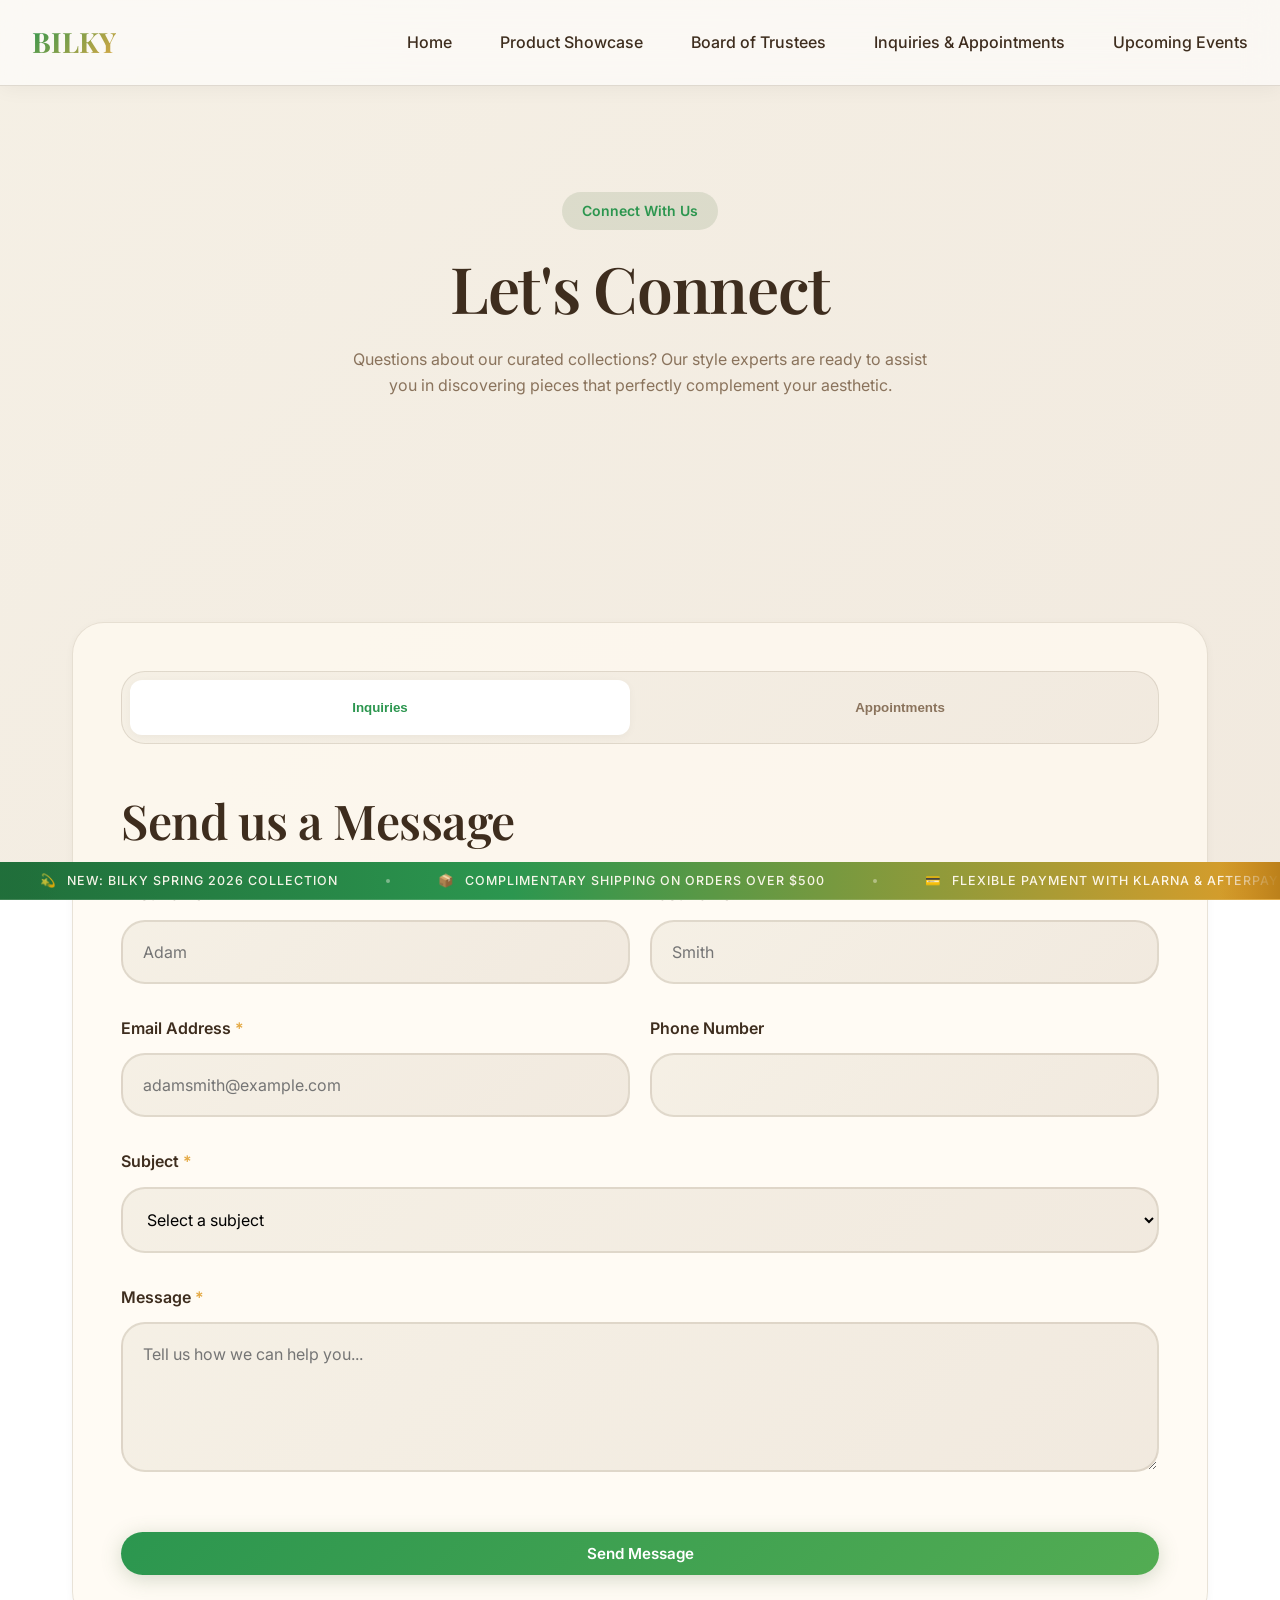
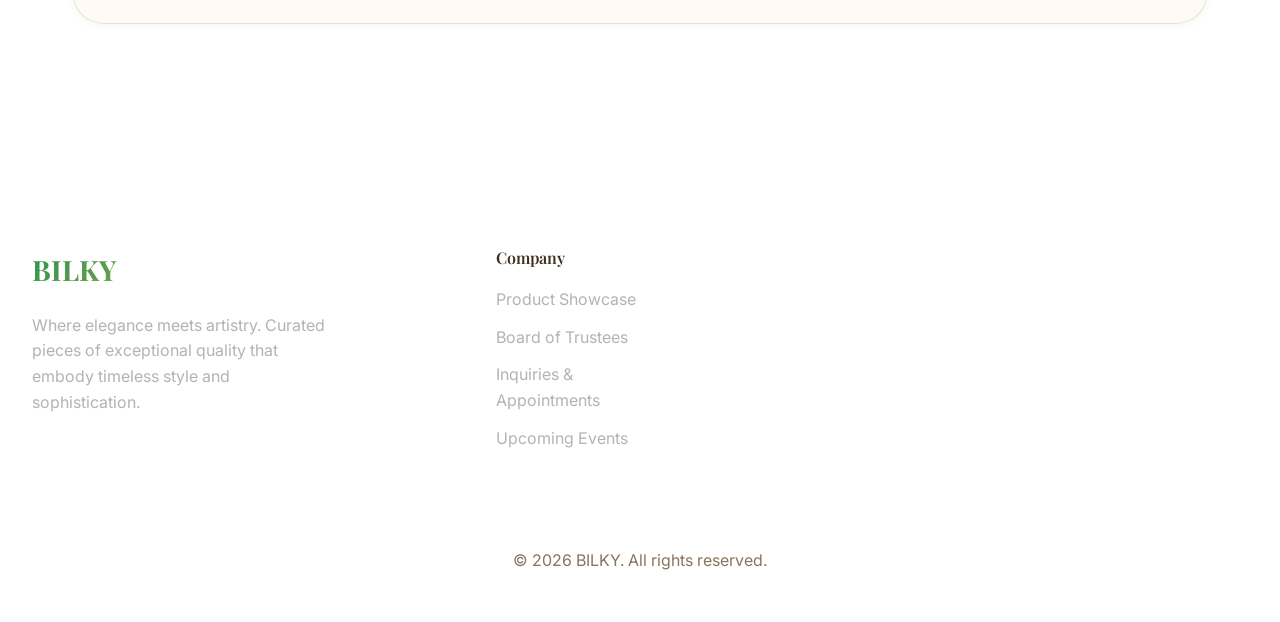
<file: pages/contact.html>
<!DOCTYPE html>
<html lang="en">

<head>
    <meta charset="UTF-8">
    <meta name="viewport" content="width=device-width, initial-scale=1.0">
    <meta name="description" content="Connect with BILKY - Schedule a consultation or share your feedback">
    <title>Contact Us - BILKY</title>
    <link rel="stylesheet" href="../styles/styles.css">
    <style>
        .contact-hero {
            padding: var(--space-3xl) var(--space-lg);
            background: linear-gradient(135deg, var(--color-primary-light), var(--color-bg));
            text-align: center;
        }

        .contact-container {
            max-width: 1200px;
            margin: 0 auto;
            padding: var(--space-3xl) var(--space-lg);
        }

        .contact-info {
            display: flex;
            flex-direction: column;
            gap: var(--space-xl);
        }

        .contact-info h2 {
            margin-bottom: var(--space-md);
        }

        .contact-info p {
            font-size: 1.125rem;
            line-height: 1.8;
        }

        .info-card {
            background: var(--color-surface);
            padding: var(--space-xl);
            border-radius: var(--radius-lg);
            border: 1px solid var(--color-border);
            transition: all var(--transition-base);
        }

        .info-card:hover {
            box-shadow: var(--shadow-lg);
            transform: translateY(-4px);
        }

        .info-card-icon {
            font-size: 2rem;
            margin-bottom: var(--space-md);
        }

        .info-card h3 {
            font-size: 1.25rem;
            margin-bottom: var(--space-sm);
            color: var(--color-text);
        }

        .info-card p {
            font-size: 1rem;
            color: var(--color-text-light);
            margin: 0;
        }

        .info-card a {
            color: var(--color-primary);
            text-decoration: none;
            transition: color var(--transition-fast);
        }

        .info-card a:hover {
            color: var(--color-accent);
        }

        .contact-form-section {
            background: var(--color-surface);
            padding: var(--space-xl);
            border-radius: var(--radius-lg);
            border: 1px solid var(--color-border);
            box-shadow: var(--shadow-sm);
        }

        .booking-tabs {
            display: flex;
            gap: var(--space-md);
            margin-bottom: var(--space-xl);
            background: var(--color-bg);
            padding: var(--space-xs);
            border-radius: var(--radius-md);
            border: 1px solid var(--color-border);
        }

        .tab-btn {
            flex: 1;
            padding: var(--space-md);
            border: none;
            background: transparent;
            color: var(--color-text-light);
            font-weight: 600;
            border-radius: var(--radius-sm);
            cursor: pointer;
            transition: all var(--transition-base);
        }

        .tab-btn.active {
            background: white;
            color: var(--color-primary);
            box-shadow: var(--shadow-sm);
        }

        .tab-content {
            display: none;
            animation: fadeIn 0.4s ease;
        }

        .tab-content.active {
            display: block;
        }

        @keyframes fadeIn {
            from {
                opacity: 0;
                transform: translateY(10px);
            }

            to {
                opacity: 1;
                transform: translateY(0);
            }
        }

        .contact-form-section h2 {
            margin-bottom: var(--space-lg);
        }

        .form-group {
            margin-bottom: var(--space-lg);
        }

        .form-group label {
            display: block;
            font-weight: 600;
            margin-bottom: var(--space-sm);
            color: var(--color-text);
        }

        .form-group .required {
            color: var(--color-accent);
        }

        .form-group input,
        .form-group textarea,
        .form-group select {
            width: 100%;
            padding: var(--space-md);
            border: 2px solid var(--color-border);
            border-radius: var(--radius-md);
            font-family: var(--font-body);
            font-size: 1rem;
            transition: all var(--transition-fast);
            background: var(--color-bg);
        }

        .form-group input:focus,
        .form-group textarea:focus,
        .form-group select:focus {
            outline: none;
            border-color: var(--color-primary);
            background: var(--color-surface);
            box-shadow: 0 0 0 3px rgba(168, 85, 247, 0.1);
        }

        .form-group textarea {
            min-height: 150px;
            resize: vertical;
        }

        .form-group input.error,
        .form-group textarea.error,
        .form-group select.error {
            border-color: var(--color-accent);
        }

        .error-message {
            color: var(--color-accent);
            font-size: 0.875rem;
            margin-top: var(--space-xs);
            display: none;
        }

        .error-message.show {
            display: block;
        }

        .form-row {
            display: grid;
            grid-template-columns: 1fr 1fr;
            gap: var(--space-md);
        }

        .submit-btn {
            width: 100%;
            margin-top: var(--space-md);
        }

        .business-hours {
            background: linear-gradient(135deg, var(--color-primary), var(--color-accent));
            color: white;
            padding: var(--space-xl);
            border-radius: var(--radius-lg);
        }

        .business-hours h3 {
            color: white;
            margin-bottom: var(--space-md);
        }

        .hours-list {
            list-style: none;
            display: flex;
            flex-direction: column;
            gap: var(--space-sm);
        }

        .hours-list li {
            display: flex;
            justify-content: space-between;
            padding: var(--space-xs) 0;
            border-bottom: 1px solid rgba(255, 255, 255, 0.2);
        }

        .hours-list li:last-child {
            border-bottom: none;
        }

        .social-connect {
            margin-top: var(--space-xl);
        }

        .social-connect h3 {
            margin-bottom: var(--space-md);
        }

        .social-icons {
            display: flex;
            gap: var(--space-md);
        }

        .social-icon {
            width: 50px;
            height: 50px;
            border-radius: 50%;
            background: var(--color-primary-light);
            display: flex;
            align-items: center;
            justify-content: center;
            font-size: 1.5rem;
            text-decoration: none;
            transition: all var(--transition-base);
        }

        .social-icon:hover {
            background: var(--color-primary);
            color: white;
            transform: translateY(-4px);
            box-shadow: var(--shadow-md);
        }

        .success-message {
            background: linear-gradient(135deg, #10b981, #059669);
            color: white;
            padding: var(--space-lg);
            border-radius: var(--radius-md);
            margin-bottom: var(--space-lg);
            display: none;
            animation: slideInDown 0.4s ease;
        }

        .success-message.show {
            display: block;
        }

        .success-message h3 {
            color: white;
            margin-bottom: var(--space-xs);
        }

        @media (max-width: 768px) {
            .contact-container {
                grid-template-columns: 1fr;
                gap: var(--space-xl);
            }

            .form-row {
                grid-template-columns: 1fr;
            }

            .contact-form-section {
                order: -1;
            }
        }
    </style>
</head>

<body>
    <!-- Animated Promo Badge -->
    <div class="promo-marquee-bar">
        <div class="marquee-track">
            <span class="marquee-item"><span>💫</span> New: BILKY Spring 2026 Collection</span>
            <span class="marquee-sep"></span>
            <span class="marquee-item"><span>📦</span> Complimentary Shipping on Orders Over $500</span>
            <span class="marquee-sep"></span>
            <span class="marquee-item"><span>💳</span> Flexible Payment with Klarna & Afterpay</span>
            <span class="marquee-sep"></span>
            <span class="marquee-item"><span>✨</span> Book Your Personal Styling Session</span>
            <span class="marquee-sep"></span>
            <span class="marquee-item"><span>🎁</span> Complimentary Gift Wrapping on All Orders</span>
            <span class="marquee-sep"></span>
            <span class="marquee-item"><span>💫</span> New: BILKY Spring 2026 Collection</span>
            <span class="marquee-sep"></span>
            <span class="marquee-item"><span>📦</span> Complimentary Shipping on Orders Over $500</span>
            <span class="marquee-sep"></span>
            <span class="marquee-item"><span>💳</span> Flexible Payment with Klarna & Afterpay</span>
            <span class="marquee-sep"></span>
            <span class="marquee-item"><span>✨</span> Book Your Personal Styling Session</span>
            <span class="marquee-sep"></span>
            <span class="marquee-item"><span>🎁</span> Complimentary Gift Wrapping on All Orders</span>
            <span class="marquee-sep"></span>
        </div>
    </div>

    <!-- Navigation -->
    <nav class="navbar" id="navbar">
        <div class="navbar-container">
            <a href="../index.html" class="logo">BILKY</a>

            <ul class="nav-links">
                <li><a href="../index.html">Home</a></li>
                <li><a href="products.html">Product Showcase</a></li>
                <li><a href="trustees.html">Board of Trustees</a></li>
                <li><a href="contact.html">Inquiries & Appointments</a></li>
                <li><a href="events.html">Upcoming Events</a></li>
            </ul>
        </div>
    </nav>

    <!-- Hero -->
    <section class="contact-hero">
        <div class="container">
            <span class="hero-badge">Connect With Us</span>
            <h1>Let's Connect</h1>
            <p style="max-width: 600px; margin: var(--space-md) auto 0;">Questions about our curated collections? Our style experts are ready to assist you in discovering pieces that perfectly complement your aesthetic.</p>
        </div>
    </section>

    <!-- Contact Section -->
    <div class="contact-container">
        <div class="contact-form-section">
            <div class="booking-tabs">
                <button class="tab-btn active" data-tab="inquiry">Inquiries</button>
                <button class="tab-btn" data-tab="appointment">Appointments</button>
            </div>

            <!-- Inquiry Form -->
            <form id="contactForm" class="tab-content active" novalidate>
                <h2>Send us a Message</h2>
                <div class="form-row">
                    <div class="form-group">
                        <label for="firstName">First Name <span class="required">*</span></label>
                        <input type="text" id="firstName" name="firstName" required placeholder="Adam">
                        <span class="error-message" id="firstNameError">Please enter your first name</span>
                    </div>

                    <div class="form-group">
                        <label for="lastName">Last Name <span class="required">*</span></label>
                        <input type="text" id="lastName" name="lastName" required placeholder="Smith">
                        <span class="error-message" id="lastNameError">Please enter your last name</span>
                    </div>
                </div>

                <div class="form-row">
                    <div class="form-group">
                        <label for="email">Email Address <span class="required">*</span></label>
                        <input type="email" id="email" name="email" required placeholder="adamsmith@example.com">
                        <span class="error-message" id="emailError">Please enter a valid email address</span>
                    </div>

                    <div class="form-group">
                        <label for="phone">Phone Number</label>
                        <input type="tel" id="phone" name="phone">
                    </div>
                </div>

                <div class="form-group">
                    <label for="subject">Subject <span class="required">*</span></label>
                    <select id="subject" name="subject" required>
                        <option value="">Select a subject</option>
                        <option value="general">General Inquiry</option>
                        <option value="product">Product Question</option>
                        <option value="order">Order Status</option>
                        <option value="returns">Returns & Exchanges</option>
                        <option value="wholesale">Wholesale Inquiry</option>
                        <option value="other">Other</option>
                    </select>
                    <span class="error-message" id="subjectError">Please select a subject</span>
                </div>

                <div class="form-group">
                    <label for="message">Message <span class="required">*</span></label>
                    <textarea id="message" name="message" required
                        placeholder="Tell us how we can help you..."></textarea>
                    <span class="error-message" id="messageError">Please enter your message</span>
                </div>

                <button type="submit" class="btn btn-primary submit-btn">Send Message</button>
            </form>

            <!-- Appointment Form -->
            <form id="appointmentForm" class="tab-content" novalidate>
                <h2>Book a Professional Consultation</h2>
                <p class="mb-lg">Select a date and time for a 1-on-1 session with our stylists.</p>

                <div class="form-group">
                    <label for="aptName">Full Name <span class="required">*</span></label>
                    <input type="text" id="aptName" name="aptName" placeholder="Full Name" required>
                    <span class="error-message" id="aptNameError">Please enter your name</span>
                </div>

                <div class="form-row">
                    <div class="form-group">
                        <label for="aptEmail">Email <span class="required">*</span></label>
                        <input type="email" id="aptEmail" name="aptEmail" placeholder="Email" required>
                        <span class="error-message" id="aptEmailError">Please enter a valid email</span>
                    </div>
                    <div class="form-group">
                        <label for="aptPhone">Phone <span class="required">*</span></label>
                        <input type="tel" id="aptPhone" name="aptPhone" placeholder="Phone" required>
                        <span class="error-message" id="aptPhoneError">Please enter your phone</span>
                    </div>
                </div>

                <div class="form-group">
                    <label for="aptDate">Preferred Date <span class="required">*</span></label>
                    <input type="date" id="aptDate" name="aptDate" required>
                    <span class="error-message" id="aptDateError">Please select a date</span>
                </div>

                <div class="form-group">
                    <label>Available Time Slots <span class="required">*</span></label>
                    <div class="time-slots" id="timeSlots">
                        <!-- Time buttons -->
                        <button type="button" class="time-btn" data-time="09:00 AM">09:00 AM</button>
                        <button type="button" class="time-btn" data-time="10:00 AM">10:00 AM</button>
                        <button type="button" class="time-btn" data-time="11:00 AM">11:00 AM</button>
                        <button type="button" class="time-btn" data-time="01:00 PM">01:00 PM</button>
                        <button type="button" class="time-btn" data-time="02:00 PM">02:00 PM</button>
                        <button type="button" class="time-btn" data-time="03:00 PM">03:00 PM</button>
                        <button type="button" class="time-btn" data-time="04:00 PM">04:00 PM</button>
                    </div>
                    <input type="hidden" id="selectedTime" name="selectedTime" required>
                    <span class="error-message" id="timeError">Please select a time slot</span>
                </div>

                <div id="bookingSummary" class="booking-confirm-card" style="display: none;">
                    <strong>Selection Summary:</strong>
                    <p id="summaryText">Please select a date and time.</p>
                </div>

                <button type="submit" class="btn btn-primary submit-btn">Confirm Appointment</button>
            </form>
        </div>
    </div>

    <!-- Footer -->
    <footer class="footer">
        <div class="footer-container">
            <div class="footer-brand">
                <div class="footer-logo">BILKY</div>
                <p class="footer-description">Where elegance meets artistry. Curated pieces of exceptional quality that embody timeless style and sophistication.</p>
            </div>

            <div class="footer-section">
                <h4>Company</h4>
                <ul class="footer-links">
                    <li><a href="products.html">Product Showcase</a></li>
                    <li><a href="trustees.html">Board of Trustees</a></li>
                    <li><a href="contact.html">Inquiries & Appointments</a></li>
                    <li><a href="events.html">Upcoming Events</a></li>
                </ul>
            </div>
        </div>

        <div class="footer-bottom">
            <p>&copy; 2026 BILKY. All rights reserved.</p>
        </div>
    </footer>

    <script src="../scripts/script.js"></script>
    <script src="../scripts/contact.js"></script>
</body>

</html>
</file>
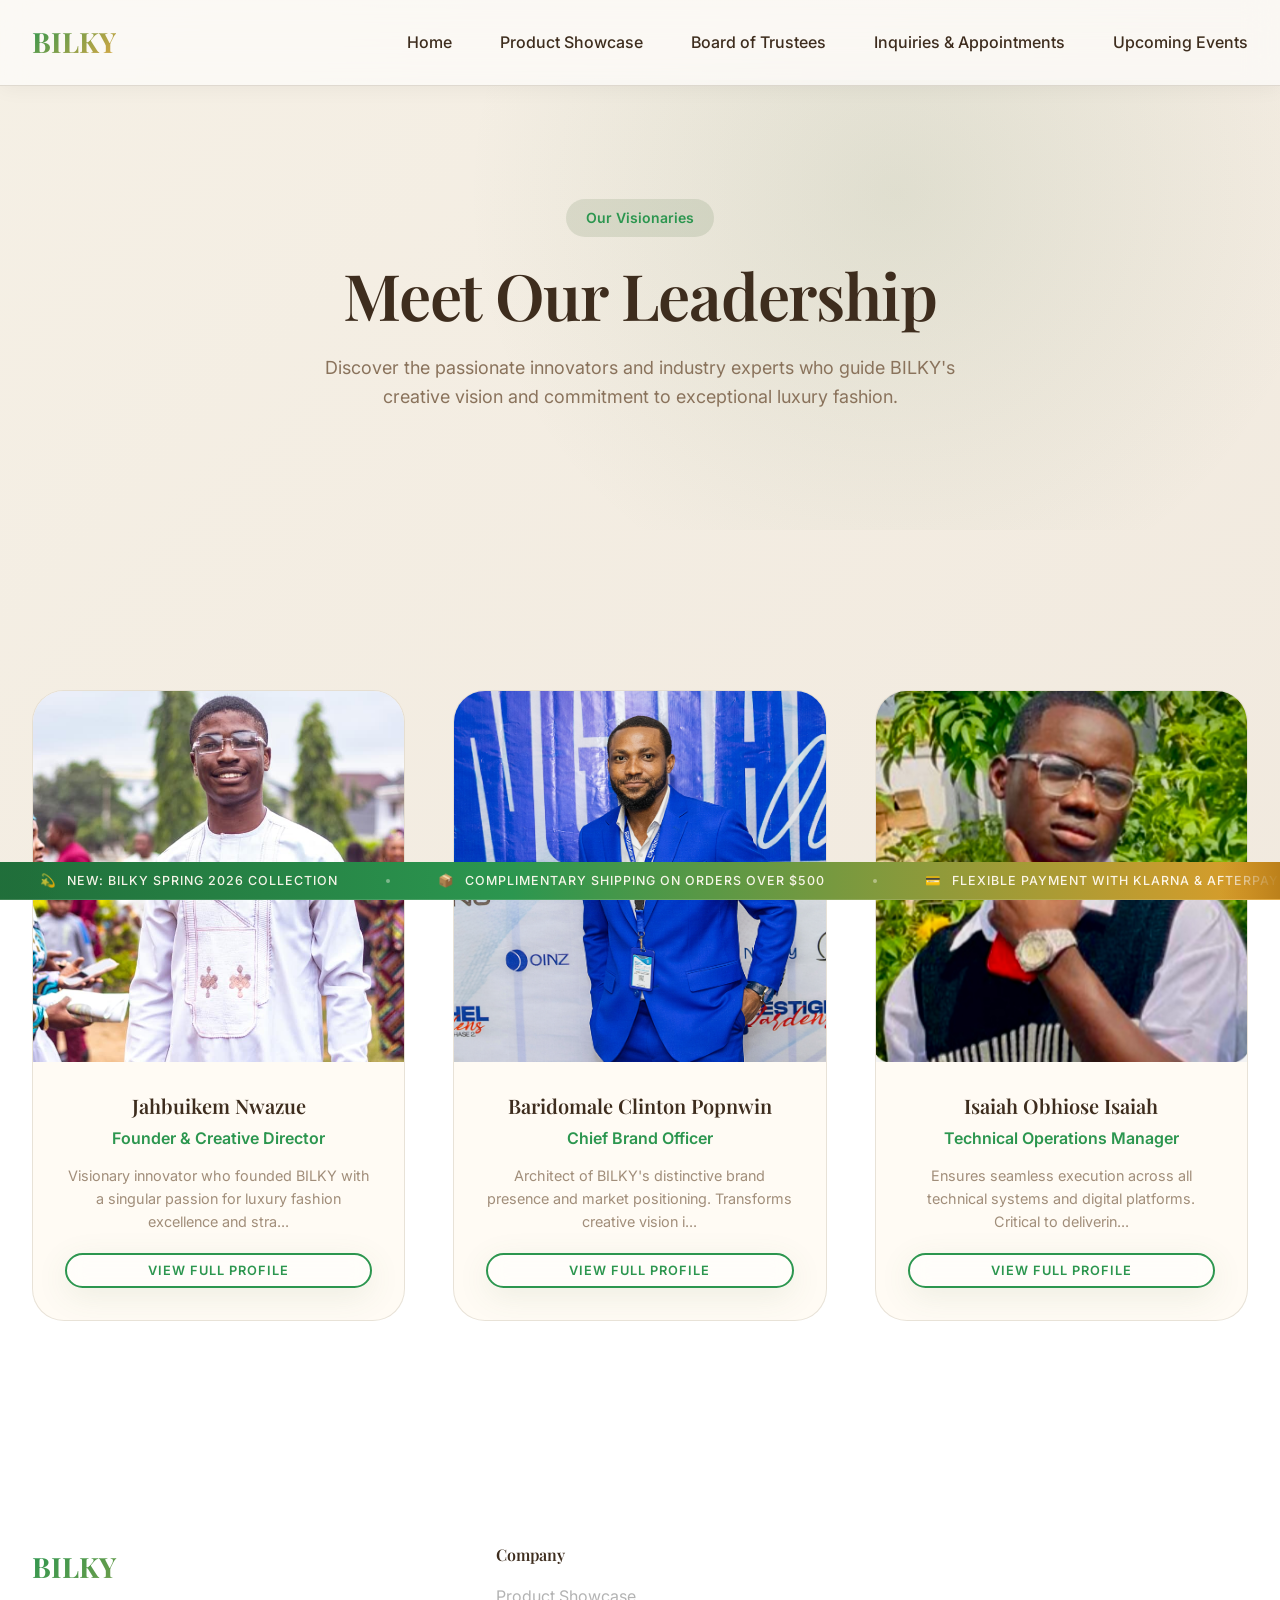
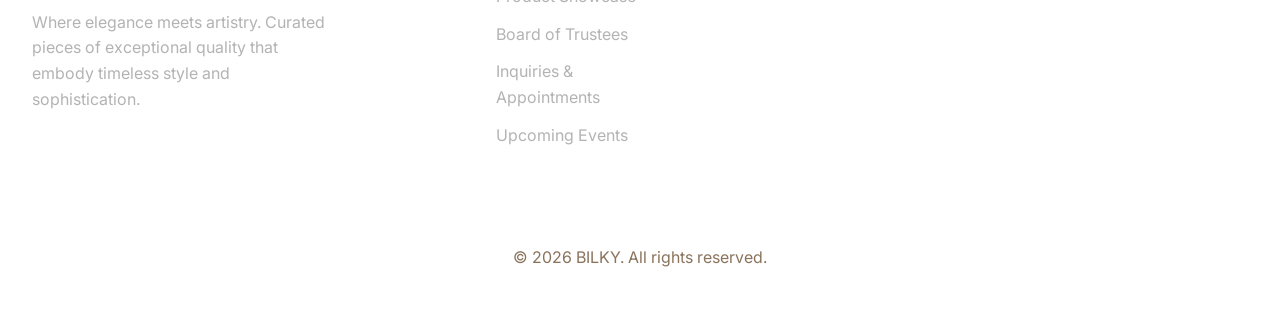
<file: pages/trustees.html>
<!DOCTYPE html>
<html lang="en">

<head>
    <meta charset="UTF-8">
    <meta name="viewport" content="width=device-width, initial-scale=1.0">
    <meta name="description" content="Meet the innovators and leaders of BILKY Fashion House">
    <title>Board of Trustees - BILKY</title>
    <link rel="stylesheet" href="../styles/styles.css">
    <style>
        .trustees-grid {
            display: grid;
            grid-template-columns: repeat(auto-fit, minmax(280px, 1fr));
            gap: var(--space-xl);
            margin-top: var(--space-xl);
        }

        .trustee-card {
            background: var(--color-surface);
            border-radius: var(--radius-lg);
            overflow: hidden;
            border: 1px solid var(--color-border);
            transition: all var(--transition-base);
            cursor: pointer;
        }

        .trustee-card:hover {
            transform: translateY(-8px);
            box-shadow: var(--shadow-xl);
        }

        .trustee-image {
            width: 100%;
            aspect-ratio: 1;
            overflow: hidden;
            background: var(--color-bg);
        }

        .trustee-image img {
            width: 100%;
            height: 100%;
            object-fit: cover;
        }

        .trustee-info {
            padding: var(--space-lg);
            text-align: center;
        }

        .trustee-name {
            font-size: 1.25rem;
            font-weight: 600;
            margin-bottom: var(--space-xs);
            color: var(--color-text);
        }

        .trustee-role {
            color: var(--color-primary);
            font-weight: 600;
            margin-bottom: var(--space-sm);
        }

        .trustee-bio {
            font-size: 0.875rem;
            color: var(--color-text-light);
            line-height: 1.6;
        }
    </style>
</head>

<body>
    <!-- Animated Promo Badge -->
    <div class="promo-marquee-bar">
        <div class="marquee-track">
            <span class="marquee-item"><span>💫</span> New: BILKY Spring 2026 Collection</span>
            <span class="marquee-sep"></span>
            <span class="marquee-item"><span>📦</span> Complimentary Shipping on Orders Over $500</span>
            <span class="marquee-sep"></span>
            <span class="marquee-item"><span>💳</span> Flexible Payment with Klarna & Afterpay</span>
            <span class="marquee-sep"></span>
            <span class="marquee-item"><span>✨</span> Book Your Personal Styling Session</span>
            <span class="marquee-sep"></span>
            <span class="marquee-item"><span>🎁</span> Complimentary Gift Wrapping on All Orders</span>
            <span class="marquee-sep"></span>
            <span class="marquee-item"><span>💫</span> New: BILKY Spring 2026 Collection</span>
            <span class="marquee-sep"></span>
            <span class="marquee-item"><span>📦</span> Complimentary Shipping on Orders Over $500</span>
            <span class="marquee-sep"></span>
            <span class="marquee-item"><span>💳</span> Flexible Payment with Klarna & Afterpay</span>
            <span class="marquee-sep"></span>
            <span class="marquee-item"><span>✨</span> Book Your Personal Styling Session</span>
            <span class="marquee-sep"></span>
            <span class="marquee-item"><span>🎁</span> Complimentary Gift Wrapping on All Orders</span>
            <span class="marquee-sep"></span>
        </div>
    </div>

    <!-- Navigation -->
    <nav class="navbar" id="navbar">
        <div class="navbar-container">
            <a href="../index.html" class="logo">BILKY</a>

            <ul class="nav-links">
                <li><a href="../index.html">Home</a></li>
                <li><a href="products.html">Product Showcase</a></li>
                <li><a href="trustees.html">Board of Trustees</a></li>
                <li><a href="contact.html">Inquiries & Appointments</a></li>
                <li><a href="events.html">Upcoming Events</a></li>
            </ul>
        </div>
    </nav>

    <!-- Hero -->
    <section class="hero" style="min-height: 50vh;">
        <div class="hero-container" style="grid-template-columns: 1fr;">
            <div class="hero-content" style="text-align: center;">
                <span class="hero-badge">Our Visionaries</span>
                <h1>Meet Our Leadership</h1>
                <p style="max-width: 700px; margin: 0 auto;">Discover the passionate innovators and industry experts who guide BILKY's creative vision and commitment to exceptional luxury fashion.</p>
            </div>
        </div>
    </section>

    <!-- Trustees Section -->
    <section class="section">
        <div class="container">
            <div class="trustees-grid" id="trusteesGrid">
                <!-- Trustees are dynamicly populated from scripts/trustees.js -->
            </div>
        </div>
    </section>

    <!-- Footer -->
    <footer class="footer">
        <div class="footer-container">
            <div class="footer-brand">
                <div class="footer-logo">BILKY</div>
                <p class="footer-description">Where elegance meets artistry. Curated pieces of exceptional quality that embody timeless style and sophistication.</p>
            </div>

            <div class="footer-section">
                <h4>Company</h4>
                <ul class="footer-links">
                    <li><a href="products.html">Product Showcase</a></li>
                    <li><a href="trustees.html">Board of Trustees</a></li>
                    <li><a href="contact.html">Inquiries & Appointments</a></li>
                    <li><a href="events.html">Upcoming Events</a></li>
                </ul>
            </div>
        </div>

        <div class="footer-bottom">
            <p>&copy; 2026 BILKY. All rights reserved.</p>
        </div>
    </footer>

    <!-- Scripts -->
    <script src="../scripts/script.js"></script>
    <script src="../scripts/trustees.js"></script>
</body>

</html>
</file>
<file: styles/styles.css>
/* ============================================
   FASHION ECOMMERCE - DESIGN SYSTEM
   ============================================ */

/* === IMPORTS === */
@import url("https://fonts.googleapis.com/css2?family=Playfair+Display:wght@400;500;600;700&family=Inter:wght@300;400;500;600;700&display=swap");

/* === CSS RESET === */
*,
*::before,
*::after {
  margin: 0;
  padding: 0;
  box-sizing: border-box;
}

/* === CSS VARIABLES === */
:root {
  /* Nature-Inspired Color Palette */
  --color-primary: hsl(140, 55%, 38%);
  --color-primary-dark: hsl(140, 55%, 28%);
  --color-primary-light: hsl(140, 50%, 88%);
  --color-secondary: hsl(120, 35%, 50%);
  --color-accent: hsl(38, 75%, 58%);

  /* Neutral Colors - Warm Cream & Natural Background */
  --color-bg: linear-gradient(135deg, hsl(40, 45%, 93%) 0%, hsl(35, 40%, 91%) 100%);
  --color-surface: rgba(255, 250, 240, 0.75);
  --color-text: hsl(28, 35%, 18%);
  --color-text-light: hsl(30, 20%, 45%);
  --color-border: rgba(139, 126, 102, 0.2);

  /* Glass Effect - Nature Tones */
  --glass-bg: rgba(255, 250, 240, 0.65);
  --glass-shadow: 0 8px 32px rgba(82, 117, 71, 0.1);
  --glass-border: rgba(139, 126, 102, 0.25);

  /* Typography */
  --font-display: "Playfair Display", serif;
  --font-body: "Inter", sans-serif;

  /* Spacing Scale - Adjusted for new design */
  --space-xs: 0.5rem;
  --space-sm: 0.75rem;
  --space-md: 1.25rem;
  --space-lg: 2rem;
  --space-xl: 3rem;
  --space-2xl: 4.5rem;
  --space-3xl: 7rem;

  /* Border Radius - Soft Rounded */
  --radius-sm: 0.75rem;
  --radius-md: 1.5rem;
  --radius-lg: 2rem;
  --radius-full: 9999px;

  /* Shadows - Soft for Glass Effect */
  --shadow-sm: 0 2px 8px rgba(0, 0, 0, 0.04);
  --shadow-md: 0 8px 24px rgba(0, 0, 0, 0.08);
  --shadow-lg: 0 16px 40px rgba(0, 0, 0, 0.1);
  --shadow-xl: 0 24px 60px rgba(0, 0, 0, 0.12);

  /* Transitions */
  --transition-fast: 150ms cubic-bezier(0.4, 0, 0.2, 1);
  --transition-base: 300ms cubic-bezier(0.4, 0, 0.2, 1);
  --transition-slow: 500ms cubic-bezier(0.4, 0, 0.2, 1);
}

/* === ANIMATED PROMO BADGE === */
.promo-marquee-bar {
  position: fixed;
  bottom: 0; left: 0; right: 0;
  height: 38px;
  background: linear-gradient(90deg, hsl(140,55%,28%) 0%, hsl(140,55%,38%) 40%, hsl(38,75%,52%) 100%);
  overflow: hidden;
  display: flex;
  align-items: center;
  z-index: 1100;
  border-bottom: 1px solid rgba(255,250,240,0.15);
}

.promo-marquee-bar::before,
.promo-marquee-bar::after {
  content: '';
  position: absolute;
  top: 0; bottom: 0;
  width: 60px;
  z-index: 2;
  pointer-events: none;
}
.promo-marquee-bar::before {
  left: 0;
  background: linear-gradient(90deg, hsl(140,55%,28%), transparent);
}
.promo-marquee-bar::after {
  right: 0;
  background: linear-gradient(-90deg, hsl(38,75%,42%), transparent);
}

.marquee-track {
  display: flex;
  align-items: center;
  white-space: nowrap;
  animation: marqueeScroll 28s linear infinite;
}
.marquee-track:hover { animation-play-state: paused; }

@keyframes marqueeScroll {
  0% { transform: translateX(0); }
  100% { transform: translateX(-50%); }
}

.marquee-item {
  display: inline-flex;
  align-items: center;
  gap: 10px;
  padding: 0 40px;
  font-size: 0.78rem;
  font-weight: 500;
  letter-spacing: 0.08em;
  text-transform: uppercase;
  color: rgba(255,250,240,0.95);
}

.marquee-sep {
  display: inline-block;
  width: 4px; height: 4px;
  border-radius: 50%;
  background: rgba(255,250,240,0.4);
  flex-shrink: 0;
  margin: 0 8px;
}

/* === NOTIFICATIONS (TOASTS) === */
.notification-container {
  position: fixed;
  top: 100px;
  right: 20px;
  z-index: 10000;
  display: flex;
  flex-direction: column;
  gap: var(--space-sm);
  pointer-events: none;
}

.notification {
  min-width: 300px;
  padding: var(--space-md) var(--space-lg);
  background: white;
  color: var(--color-text);
  border-radius: var(--radius-md);
  box-shadow: var(--shadow-xl);
  border-left: 4px solid var(--color-primary);
  display: flex;
  align-items: center;
  gap: var(--space-md);
  animation: slideInRight 0.3s ease forwards;
  pointer-events: auto;
}

.notification.success {
  border-left-color: #10b981;
}

.notification.error {
  border-left-color: #ef4444;
}

.notification.info {
  border-left-color: var(--color-primary);
}

.notification-exit {
  animation: slideOutRight 0.3s ease forwards;
}

/* === MODAL SYSTEM === */
.modal-overlay {
  position: fixed;
  top: 0;
  left: 0;
  width: 100%;
  height: 100%;
  background: rgba(18, 18, 18, 0.8);
  -webkit-backdrop-filter: blur(8px);
  backdrop-filter: blur(8px);
  display: flex;
  align-items: center;
  justify-content: center;
  z-index: 10001;
  opacity: 0;
  visibility: hidden;
  transition: all 0.4s cubic-bezier(0.16, 1, 0.3, 1);
}

.modal-overlay.active {
  opacity: 1;
  visibility: visible;
}

.modal-content {
  background: rgba(255, 255, 255, 0.8);
  width: 90%;
  max-width: 850px;
  border-radius: 24px;
  padding: 0;
  position: relative;
  transform: scale(0.95) translateY(30px);
  transition: all 0.5s cubic-bezier(0.16, 1, 0.3, 1);
  box-shadow: 0 20px 60px rgba(0, 0, 0, 0.15);
  max-height: 85vh;
  overflow: hidden;
  display: flex;
  flex-direction: column;
  border: 1px solid rgba(255, 255, 255, 0.5);
  backdrop-filter: blur(16px);
}

.modal-overlay.active .modal-content {
  transform: scale(1) translateY(0);
}

.modal-body {
  padding: var(--space-3xl);
  overflow-y: auto;
}

.modal-close {
  position: absolute;
  top: var(--space-xl);
  right: var(--space-xl);
  font-size: 1.25rem;
  cursor: pointer;
  color: var(--color-text);
  background: white;
  width: 44px;
  height: 44px;
  border-radius: 50%;
  display: flex;
  align-items: center;
  justify-content: center;
  border: none;
  box-shadow: var(--shadow-md);
  transition: all 0.3s ease;
  z-index: 100;
}

.modal-close:hover {
  background: var(--color-primary);
  color: white;
  transform: rotate(90deg) scale(1.1);
}

.social-icon-btn {
  width: 48px;
  height: 48px;
  border-radius: 12px;
  background: var(--color-bg);
  display: flex;
  align-items: center;
  justify-content: center;
  font-size: 1.25rem;
  transition: all 0.3s ease;
  text-decoration: none;
  filter: grayscale(1);
}

.social-icon-btn:hover {
  background: var(--color-primary-light);
  transform: translateY(-3px);
  filter: grayscale(0);
}

@media (max-width: 768px) {
  .modal-content {
    width: 95%;
    max-height: 90vh;
  }
  
  .modal-body {
    padding: var(--space-xl);
  }

  .trustee-profile-detail .profile-header {
    grid-template-columns: 1fr !important;
    text-align: center;
    gap: var(--space-lg) !important;
  }

  .trustee-profile-detail .profile-image {
    max-width: 180px;
    margin: 0 auto;
  }
}

@keyframes slideInRight {
  from { transform: translateX(100%); opacity: 0; }
  to { transform: translateX(0); opacity: 1; }
}

@keyframes slideOutRight {
  from { transform: translateX(0); opacity: 1; }
  to { transform: translateX(100%); opacity: 0; }
}

/* === BASE STYLES === */
html {
  scroll-behavior: smooth;
}

body {
  font-family: var(--font-body);
  background: linear-gradient(135deg, hsl(40, 45%, 93%) 0%, hsl(35, 40%, 91%) 100%);
  background-attachment: fixed;
  color: var(--color-text);
  line-height: 1.6;
  overflow-x: hidden;
  min-height: 100vh;
}

/* === TYPOGRAPHY === */
h1,
h2,
h3,
h4,
h5,
h6 {
  font-family: var(--font-display);
  line-height: 1.2;
  font-weight: 600;
}

h1 {
  margin: 0;
  font-size: clamp(2.5rem, 5vw, 4rem);
  letter-spacing: -0.02em;
}

h2 {
  margin: 0;
  font-size: clamp(2rem, 4vw, 3rem);
  letter-spacing: -0.01em;
}

h3 {
  margin: 0;
  font-size: clamp(1.5rem, 3vw, 2rem);
}

h4 {
  font-size: clamp(1.25rem, 2.5vw, 1.5rem);
}

p {
  font-size: 1rem;
  color: var(--color-text-light);
}

/* === NAVIGATION === */
.navbar {
  position: fixed;
  top: 0;
  left: 0;
  right: 0;
  z-index: 1000;
  background: rgba(255, 255, 255, 0.6);
  -webkit-backdrop-filter: blur(16px);
  backdrop-filter: blur(16px);
  border-bottom: 1px solid var(--glass-border);
  transition: all var(--transition-base);
  box-shadow: 0 2px 20px rgba(0, 0, 0, 0.05);
}

.navbar.scrolled {
  background: rgba(255, 255, 255, 0.75);
  box-shadow: 0 4px 30px rgba(0, 0, 0, 0.08);
}

.navbar-container {
  max-width: 1400px;
  margin: 0 auto;
  padding: var(--space-md) var(--space-lg);
  display: flex;
  justify-content: space-between;
  align-items: center;
}

.logo {
  font-family: var(--font-display);
  font-size: 1.75rem;
  font-weight: 700;
  background: linear-gradient(
    135deg,
    var(--color-primary),
    var(--color-accent)
  );
  -webkit-background-clip: text;
  -webkit-text-fill-color: transparent;
  background-clip: text;
  text-decoration: none;
  transition: transform var(--transition-fast);
}

.logo:hover {
  transform: scale(1.05);
}

.nav-links {
  display: flex;
  gap: var(--space-xl);
  list-style: none;
}

.nav-links a {
  color: var(--color-text);
  text-decoration: none;
  font-weight: 500;
  position: relative;
  transition: color var(--transition-fast);
}

.nav-links a::after {
  content: "";
  position: absolute;
  bottom: -4px;
  left: 0;
  width: 0;
  height: 2px;
  background: linear-gradient(
    135deg,
    var(--color-primary),
    var(--color-accent)
  );
  transition: width var(--transition-base);
}

.nav-links a:hover {
  color: var(--color-primary);
}

.nav-links a:hover::after {
  width: 100%;
}

.icon-btn {
  background: none;
  border: none;
  font-size: 1.25rem;
  color: var(--color-text);
  cursor: pointer;
  position: relative;
  padding: var(--space-xs);
  transition: all var(--transition-fast);
}

.icon-btn:hover {
  color: var(--color-primary);
  transform: scale(1.1);
}

/* === BUTTONS === */
.btn {
  display: inline-flex;
  align-items: center;
  justify-content: center;
  gap: var(--space-sm);
  padding: var(--space-sm) var(--space-lg);
  border: none;
  border-radius: var(--radius-full);
  font-family: var(--font-body);
  font-size: 0.95rem;
  font-weight: 600;
  text-decoration: none;
  cursor: pointer;
  transition: all var(--transition-base);
  backdrop-filter: blur(10px);
}

.btn-primary {
  background: linear-gradient(135deg, var(--color-primary) 0%, var(--color-secondary) 100%);
  color: white;
  box-shadow: 0 4px 20px rgba(82, 117, 71, 0.25);
}

.btn-primary:hover {
  box-shadow: 0 8px 32px rgba(82, 117, 71, 0.4);
  transform: translateY(-4px);
}

.btn-secondary {
  background: linear-gradient(135deg, rgba(82, 117, 71, 0.15) 0%, rgba(138, 165, 120, 0.2) 100%);
  color: var(--color-primary);
  border: 1px solid rgba(82, 117, 71, 0.3);
  box-shadow: var(--glass-shadow);
}

.btn-secondary:hover {
  background: linear-gradient(135deg, rgba(82, 117, 71, 0.25) 0%, rgba(138, 165, 120, 0.3) 100%);
  border-color: rgba(82, 117, 71, 0.5);
}

.btn-outline {
  background: rgba(255, 255, 255, 0.5);
  color: var(--color-primary);
  border: 2px solid var(--color-primary);
  box-shadow: var(--glass-shadow);
}

.btn-outline:hover {
  background: rgba(255, 255, 255, 0.8);
  border-color: var(--color-secondary);
  color: var(--color-secondary);
}

/* === HERO SECTION === */
.hero {
  min-height: 90vh;
  display: flex;
  align-items: center;
  position: relative;
  overflow: hidden;
  background: linear-gradient(
    135deg,
    var(--color-primary-light),
    var(--color-bg)
  );
}

.hero::before {
  content: "";
  position: absolute;
  top: -50%;
  right: -10%;
  width: 80%;
  height: 150%;
  background: radial-gradient(circle, rgba(82, 117, 71, 0.12), transparent 70%);
  animation: float 20s ease-in-out infinite;
}

@keyframes float {
  0%,
  100% {
    transform: translate(0, 0) rotate(0deg);
  }

  50% {
    transform: translate(-20px, -20px) rotate(5deg);
  }
}

.hero-container {
  max-width: 1400px;
  margin: 0 auto;
  padding: var(--space-3xl) var(--space-lg);
  display: grid;
  grid-template-columns: 1fr 1fr;
  gap: var(--space-3xl);
  align-items: center;
}

.hero-content {
  z-index: 1;
}

.hero-badge {
  display: inline-block;
  padding: var(--space-xs) var(--space-md);
  background: rgba(82, 117, 71, 0.15);
  color: var(--color-primary);
  border-radius: var(--radius-full);
  font-size: 0.875rem;
  font-weight: 600;
  margin-bottom: var(--space-md);
  animation: slideInDown 0.6s ease;
}

@keyframes slideInDown {
  from {
    opacity: 0;
    transform: translateY(-20px);
  }

  to {
    opacity: 1;
    transform: translateY(0);
  }
}

.hero h1 {
  margin-bottom: var(--space-md);
  animation: slideInLeft 0.8s ease 0.2s both;
}

@keyframes slideInLeft {
  from {
    opacity: 0;
    transform: translateX(-30px);
  }

  to {
    opacity: 1;
    transform: translateX(0);
  }
}

.hero p {
  font-size: 1.125rem;
  margin-bottom: var(--space-xl);
  max-width: 500px;
  animation: slideInLeft 0.8s ease 0.4s both;
}

.hero-actions {
  display: flex;
  gap: var(--space-md);
  flex-wrap: wrap;
  animation: slideInLeft 0.8s ease 0.6s both;
}

.hero-image {
  position: relative;
  z-index: 1;
  animation: slideInRight 0.8s ease 0.4s both;
}

@keyframes slideInRight {
  from {
    opacity: 0;
    transform: translateX(30px);
  }

  to {
    opacity: 1;
    transform: translateX(0);
  }
}

.hero-image img {
  width: 100%;
  height: auto;
  border-radius: var(--radius-lg);
  box-shadow: var(--shadow-xl);
}

/* === SECTION === */
.section {
  padding: var(--space-3xl) var(--space-lg);
}

.container {
  max-width: 1400px;
  margin: 0 auto;
}

.section-header {
  text-align: center;
  margin-bottom: var(--space-3xl);
}

.section-badge {
  display: inline-block;
  padding: var(--space-xs) var(--space-md);
  background: var(--color-primary-light);
  color: var(--color-primary);
  border-radius: var(--radius-full);
  font-size: 0.875rem;
  font-weight: 600;
  margin-bottom: var(--space-md);
}

.section-title {
  margin-bottom: var(--space-sm);
}

.section-description {
  max-width: 600px;
  margin: 0 auto;
  font-size: 1.125rem;
}

/* === PRODUCT GRID === */
.product-grid {
  display: grid;
  grid-template-columns: repeat(auto-fill, minmax(280px, 1fr));
  gap: var(--space-xl);
}

.product-card {
  background: rgba(255, 255, 255, 0.6);
  border-radius: var(--radius-lg);
  overflow: hidden;
  transition: all var(--transition-base);
  cursor: pointer;
  border: 1px solid var(--glass-border);
  backdrop-filter: blur(10px);
  box-shadow: var(--glass-shadow);
  display: flex;
  flex-direction: column;
  height: 100%;
}

.product-card:hover {
  transform: translateY(-12px);
  background: rgba(255, 255, 255, 0.85);
  box-shadow: 0 16px 48px rgba(0, 0, 0, 0.15);
  border-color: rgba(255, 255, 255, 0.6);
}

.product-image {
  position: relative;
  overflow: hidden;
  aspect-ratio: 3/4;
  background: var(--color-bg);
}

.product-image img {
  width: 100%;
  height: 100%;
  object-fit: cover;
  transition: transform var(--transition-slow);
}

.product-card:hover .product-image img {
  transform: scale(1.05);
}

.product-badge {
  position: absolute;
  top: var(--space-md);
  left: var(--space-md);
  padding: var(--space-xs) var(--space-sm);
  background: var(--color-accent);
  color: white;
  border-radius: var(--radius-sm);
  font-size: 0.75rem;
  font-weight: 600;
  text-transform: uppercase;
}

.wishlist-btn {
  position: absolute;
  top: var(--space-md);
  right: var(--space-md);
  width: 40px;
  height: 40px;
  background: rgba(255, 255, 255, 0.9);
  border: none;
  border-radius: 50%;
  font-size: 1.25rem;
  cursor: pointer;
  display: flex;
  align-items: center;
  justify-content: center;
  transition: all var(--transition-fast);
  opacity: 0;
}

.product-card:hover .wishlist-btn {
  opacity: 1;
}

.wishlist-btn:hover {
  background: var(--color-accent);
  color: white;
  transform: scale(1.1);
}

.product-info {
  padding: var(--space-md);
}

.product-category {
  font-size: 0.875rem;
  color: var(--color-text-light);
  text-transform: uppercase;
  letter-spacing: 0.05em;
  margin-bottom: var(--space-xs);
}

.product-name {
  font-size: 1.125rem;
  font-weight: 600;
  margin-bottom: var(--space-xs);
  color: var(--color-text);
}

.product-price {
  display: flex;
  align-items: center;
  gap: var(--space-sm);
  margin-bottom: var(--space-md);
}

.price-current {
  font-size: 1.25rem;
  font-weight: 700;
  color: var(--color-primary);
}

.price-original {
  font-size: 1rem;
  color: var(--color-text-light);
  text-decoration: line-through;
}

.product-rating {
  display: flex;
  align-items: center;
  gap: var(--space-xs);
}

.stars {
  color: var(--color-secondary);
}

.rating-count {
  font-size: 0.875rem;
  color: var(--color-text-light);
}

/* === FOOTER === */
.footer {
  background: var(--color-dark-bg);
  color: var(--color-dark-text);
  padding: var(--space-3xl) var(--space-lg) var(--space-xl);
}

.footer-container {
  max-width: 1400px;
  margin: 0 auto;
  display: grid;
  grid-template-columns: 2fr repeat(3, 1fr);
  gap: var(--space-3xl);
  margin-bottom: var(--space-xl);
}

.footer-brand {
  max-width: 300px;
}

.footer-logo {
  font-family: var(--font-display);
  font-size: 1.75rem;
  font-weight: 700;
  background: linear-gradient(
    135deg,
    var(--color-primary),
    var(--color-accent)
  );
  -webkit-background-clip: text;
  -webkit-text-fill-color: transparent;
  background-clip: text;
  margin-bottom: var(--space-md);
}

.footer-description {
  color: hsl(0, 0%, 70%);
  margin-bottom: var(--space-md);
}

.footer-section h4 {
  margin-bottom: var(--space-md);
  font-size: 1rem;
}

.footer-links {
  list-style: none;
  display: flex;
  flex-direction: column;
  gap: var(--space-sm);
}

.footer-links a {
  color: hsl(0, 0%, 70%);
  text-decoration: none;
  transition: color var(--transition-fast);
}

.footer-links a:hover {
  color: var(--color-primary);
}

.footer-bottom {
  text-align: center;
  padding-top: var(--space-xl);
  border-top: 1px solid rgba(255, 255, 255, 0.1);
  color: hsl(0, 0%, 60%);
}

/* === RESPONSIVE === */
@media (max-width: 768px) {
  .nav-links {
    display: none;
  }

  .hero-container {
    grid-template-columns: 1fr;
    gap: var(--space-xl);
  }

  .hero-image {
    order: -1;
  }

  .footer-container {
    grid-template-columns: 1fr;
    gap: var(--space-xl);
  }

  .product-grid {
    grid-template-columns: repeat(auto-fill, minmax(160px, 1fr));
    gap: var(--space-md);
  }
}

/* === UTILITY CLASSES === */
.text-center {
  text-align: center;
}

.text-gradient {
  background: linear-gradient(
    135deg,
    var(--color-primary),
    var(--color-accent)
  );
  -webkit-background-clip: text;
  -webkit-text-fill-color: transparent;
  background-clip: text;
}

.mb-sm {
  margin-bottom: var(--space-sm);
}

.mb-md {
  margin-bottom: var(--space-md);
}

.mb-lg {
  margin-bottom: var(--space-lg);
}

.mt-lg {
  margin-top: var(--space-lg);
}

/* ============================================
   CONTACT & BOOKING SYSTEM
   ============================================ */
.booking-tabs {
    display: flex;
    gap: var(--space-md);
    margin-bottom: var(--space-xl);
    border-bottom: 1px solid var(--color-border);
}

.tab-btn {
    padding: var(--space-md) var(--space-xl);
    background: none;
    border: none;
    border-bottom: 2px solid transparent;
    font-weight: 600;
    cursor: pointer;
    color: var(--color-text-light);
    transition: all var(--transition-base);
}

.tab-btn.active {
    color: var(--color-primary);
    border-bottom-color: var(--color-primary);
}

.time-slots {
    display: grid;
    grid-template-columns: repeat(auto-fill, minmax(100px, 1fr));
    gap: var(--space-sm);
    margin-top: var(--space-md);
}

.time-btn {
    padding: var(--space-sm);
    text-align: center;
    border: 1px solid var(--color-border);
    border-radius: var(--radius-sm);
    cursor: pointer;
    transition: all var(--transition-fast);
    font-size: 0.875rem;
    background: var(--color-surface);
}

.time-btn:hover:not(.disabled) {
    border-color: var(--color-primary);
    color: var(--color-primary);
    background: rgba(82, 117, 71, 0.08);
}

.time-btn.selected {
    background: var(--color-primary);
    color: white;
    border-color: var(--color-primary);
}

.time-btn.disabled {
    opacity: 0.4;
    cursor: not-allowed;
    background: var(--color-bg);
}

.booking-confirm-card {
    background: var(--color-surface);
    padding: var(--space-lg);
    border-radius: var(--radius-md);
    border: 1px dashed var(--color-primary);
    margin-top: var(--space-lg);
}

/* ============================================
   PROMO BAR & MARQUEE
   ============================================ */
.promo-bar {
  position: fixed;
  top: 0;
  left: 0;
  right: 0;
  height: 35px;
  background: linear-gradient(135deg, var(--color-primary), var(--color-accent));
  color: white;
  z-index: 1001; /* Above navbar */
  display: flex;
  align-items: center;
  overflow: hidden;
  font-size: 0.875rem;
  font-weight: 500;
  letter-spacing: 0.5px;
}

/* Adjust top padding for body to account for fixed navbar */
body {
  padding-top: 80px;
}
</file>
